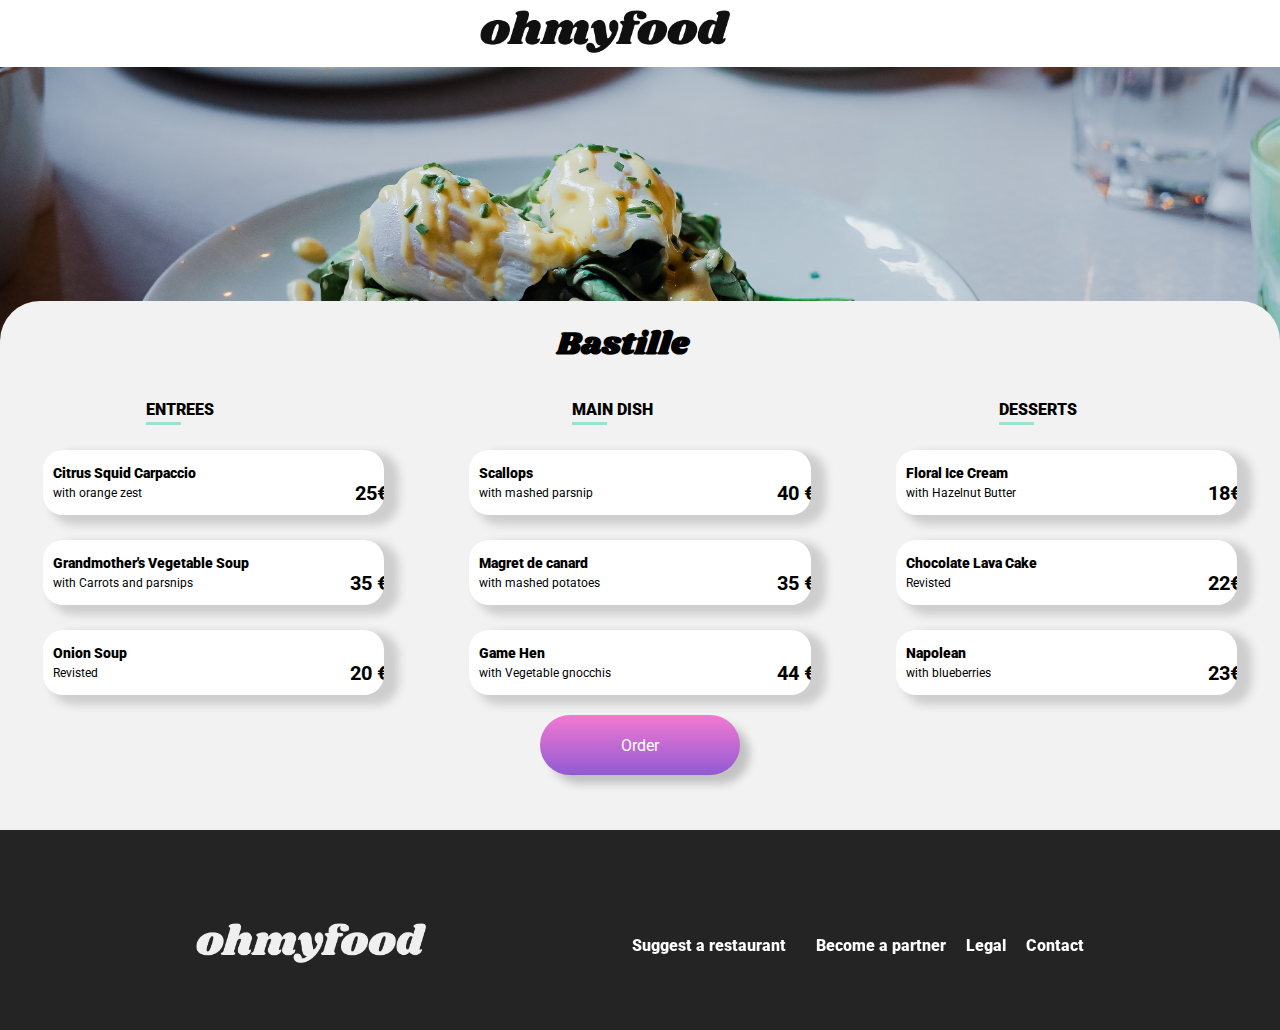
<file: bastille.html>
<!DOCTYPE html>
<html lang="en">
<head>
    <meta charset="UTF-8">
    <meta http-equiv="X-UA-Compatible" content="IE=edge">
    <meta name="viewport" content="width=device-width, initial-scale=1.0">
    <title>Document</title>
    <link rel="stylesheet" href="./css/style.css">
    <link rel="stylesheet" href="https://pro.fontawesome.com/releases/v5.10.0/css/all.css" integrity="sha384-AYmEC3Yw5cVb3ZcuHtOA93w35dYTsvhLPVnYs9eStHfGJvOvKxVfELGroGkvsg+p" crossorigin="anonymous"/>

</head>
<body>

    <nav>
        <div class="back">
            <a href="./index.html"> <i class="fas fa-arrow-left"></i> </a>
        </div>
        <div class="menu-logo">
            <img src="./ohmyfood.png" alt="">
        </div>
    </nav>

    <div class="header-img">
        <img src="./images/toa-heftiba-DQKerTsQwi0-unsplash.jpg" alt="">
    </div>

    <!-- MENU -->

    <div class="header-menu">
        <h1>Bastille <i class="fas fa-heart"></i> </h1>

        <div class="row-selection">

        <div class="selection">
            <p class="p-border">ENTREES</p>

            <div class="plate-btns">
                <button class="btn-plate">
                    <div class="food">
                        <h2>Citrus Squid Carpaccio</h2>
                        <p class="p-food">with orange zest</p>
                    </div>
                    <div class="menu-content">
                        <div class="price">
                            <p class="p-price">25€</p>
                        </div>
                        <div class="icon">
                            <i class="fas fa-check"></i>
                        </div>
                    </div>
                </button>
            </div>

            <div class="plate-btns">
                <button class="btn-plate">
                    <div class="food">
                        <h2>Grandmother's Vegetable Soup</h2>
                        <p class="p-food">with Carrots and parsnips</p>
                    </div>
                    <div class="menu-content">
                        <div class="price">
                            <p class="p-price">35 €</p>
                        </div>
                        <div class="icon">
                            <i class="fas fa-check"></i>
                        </div>
                    </div>
                </button>
            </div>

            <div class="plate-btns">
                <button class="btn-plate">
                    <div class="food">
                        <h2>Onion Soup</h2>
                        <p class="p-food">Revisted</p>
                    </div>
                    <div class="menu-content">
                        <div class="price">
                            <p class="p-price">20 €</p>
                        </div>
                        <div class="icon">
                            <i class="fas fa-check"></i>
                        </div>
                    </div>
                </button>
            </div>

        </div>

        <div class="selection">
            <p class="p-border">MAIN DISH</p>
        
            <div class="plate-btns">
                <button class="btn-plate">
                    <div class="food">
                        <h2>Scallops</h2>
                        <p class="p-food">with mashed parsnip</p>
                    </div>
                    <div class="menu-content">
                        <div class="price">
                            <p class="p-price">40 €</p>
                        </div>
                        <div class="icon">
                            <i class="fas fa-check"></i>
                        </div>
                    </div>
                </button>
            </div>

            <div class="plate-btns">
                <button class="btn-plate">
                    <div class="food">
                        <h2>Magret de canard</h2>
                        <p class="p-food">with mashed potatoes</p>
                    </div>
                    <div class="menu-content">
                        <div class="price">
                            <p class="p-price">35 €</p>
                        </div>
                        <div class="icon">
                            <i class="fas fa-check"></i>
                        </div>
                    </div>
                </button>
            </div>

            <div class="plate-btns">
                <button class="btn-plate">
                    <div class="food">
                        <h2>Game Hen</h2>
                        <p class="p-food">with Vegetable gnocchis</p>
                    </div>
                    <div class="menu-content">
                        <div class="price">
                            <p class="p-price">44 €</p>
                        </div>
                        <div class="icon">
                            <i class="fas fa-check"></i>
                        </div>
                    </div>
                </button>
            </div>
        </div>

        <div class="selection">
            <p class="p-border">DESSERTS</p>

            <div class="plate-btns">
                <button class="btn-plate">
                    <div class="food">
                        <h2>Floral Ice Cream</h2>
                        <p class="p-food">with Hazelnut Butter</p>
                    </div>
                    <div class="menu-content">
                        <div class="price">
                            <p class="p-price">18€</p>
                        </div>
                        <div class="icon">
                            <i class="fas fa-check"></i>
                        </div>
                    </div>
                </button>
            </div>

            <div class="plate-btns">
                <button class="btn-plate">
                    <div class="food">
                        <h2>Chocolate Lava Cake</h2>
                        <p class="p-food">Revisted</p>
                    </div>
                    <div class="menu-content">
                        <div class="price">
                            <p class="p-price">22€</p>
                        </div>
                        <div class="icon">
                            <i class="fas fa-check"></i>
                        </div>
                    </div>
                </button>
            </div>

            <div class="plate-btns">
                <button class="btn-plate">
                    <div class="food">
                        <h2>Napolean</h2>
                        <p class="p-food">with blueberries</p>
                    </div>
                    <div class="menu-content">
                        <div class="price">
                            <p class="p-price">23€</p>
                        </div>
                        <div class="icon">
                            <i class="fas fa-check"></i>
                        </div>
                    </div>
                </button>
            </div>
        </div>

        </div>

        <div class="order">
            <button class="btn-order">Order</button>
        </div>
    </div>

    <footer>
        <div class="footer">
            <img class="footer-logo" src="./ohmyfood.png" alt="">
        </div>

        <div class="contacts">
            <p><i class="fas fa-utensils"></i>Suggest a restaurant</p>
            <p><i class="fas fa-hands-helping"></i>Become a partner</p>
            <p>Legal</p>
            <p>Contact</p>
        </div>

    </footer>

    
</body>
</html>
</file>
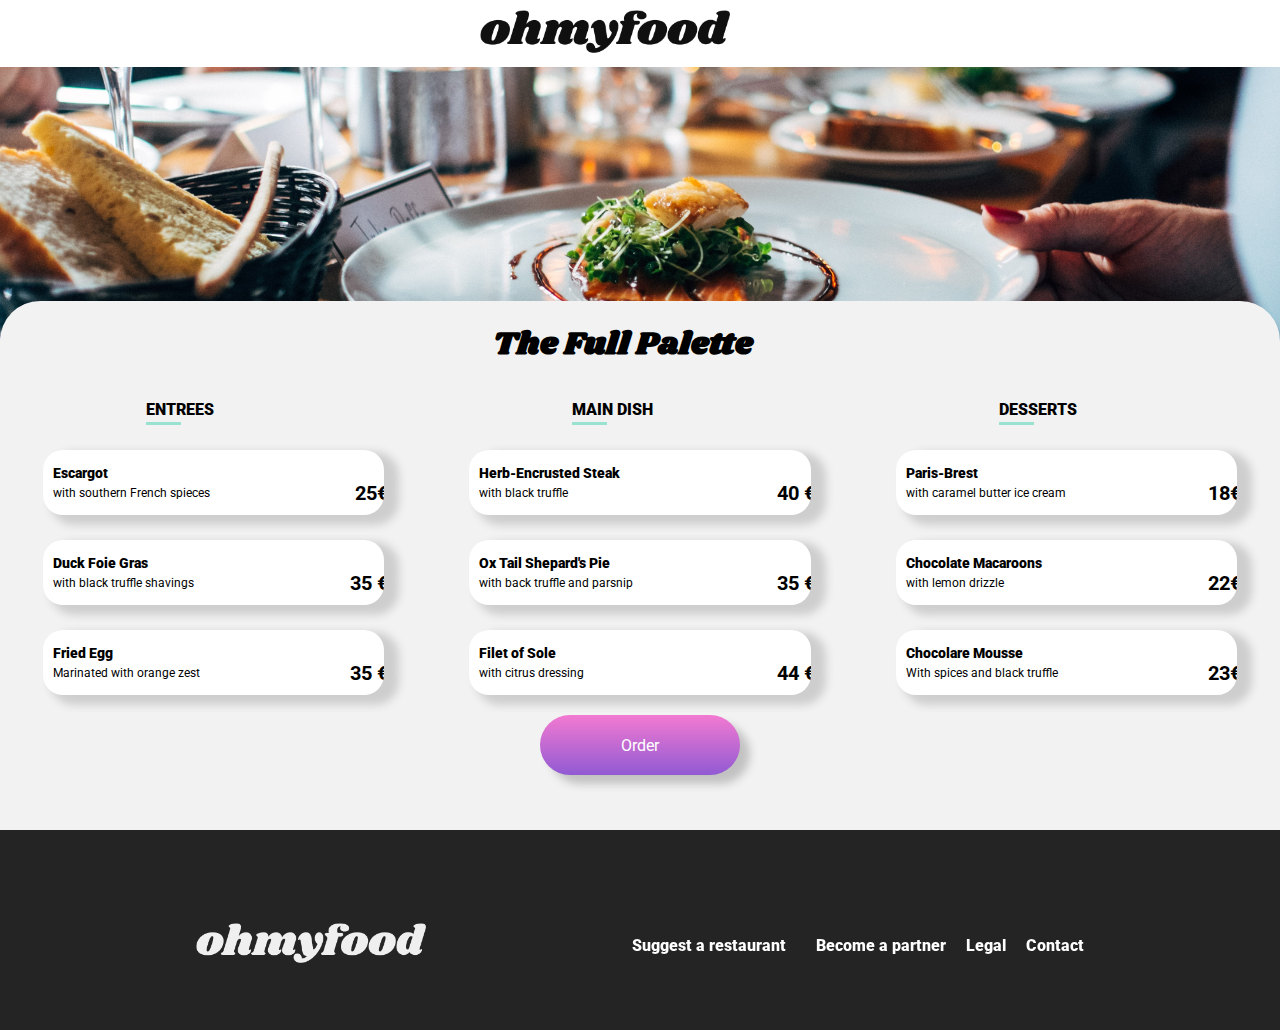
<file: laPallete.html>
<!DOCTYPE html>
<html lang="en">
<head>
    <meta charset="UTF-8">
    <meta http-equiv="X-UA-Compatible" content="IE=edge">
    <meta name="viewport" content="width=device-width, initial-scale=1.0">
    <title>Document</title>
    <link rel="stylesheet" href="./css/style.css">
    <link rel="stylesheet" href="https://pro.fontawesome.com/releases/v5.10.0/css/all.css" integrity="sha384-AYmEC3Yw5cVb3ZcuHtOA93w35dYTsvhLPVnYs9eStHfGJvOvKxVfELGroGkvsg+p" crossorigin="anonymous"/>

</head>
<body>

    <nav>
        <div class="back">
            <a href="./index.html"> <i class="fas fa-arrow-left"></i> </a>
        </div>
        <div class="menu-logo">
            <img src="./ohmyfood.png" alt="">
        </div>
    </nav>

    <div class="header-img">
        <img src="./images/jay-wennington-N_Y88TWmGwA-unsplash.jpg" alt="">
    </div>

    <!-- MENU -->

    <div class="header-menu">
        <h1>The Full Palette <i class="fas fa-heart"></i> </h1>

        <div class="row-selection">

        <div class="selection">
            <p class="p-border">ENTREES</p>

            <div class="plate-btns">
                <button class="btn-plate">
                    <div class="food">
                        <h2>Escargot</h2>
                        <p class="p-food">with southern French spieces</p>
                    </div>
                    <div class="menu-content">
                        <div class="price">
                            <p class="p-price">25€</p>
                        </div>
                        <div class="icon">
                            <i class="fas fa-check"></i>
                        </div>
                    </div>
                </button>
            </div>

            <div class="plate-btns">
                <button class="btn-plate">
                    <div class="food">
                        <h2>Duck Foie Gras</h2>
                        <p class="p-food">with black truffle shavings</p>
                    </div>
                    <div class="menu-content">
                        <div class="price">
                            <p class="p-price">35 €</p>
                        </div>
                        <div class="icon">
                            <i class="fas fa-check"></i>
                        </div>
                    </div>
                </button>
            </div>

            <div class="plate-btns">
                <button class="btn-plate">
                    <div class="food">
                        <h2>Fried Egg</h2>
                        <p class="p-food">Marinated with orange zest</p>
                    </div>
                    <div class="menu-content">
                        <div class="price">
                            <p class="p-price">35 €</p>
                        </div>
                        <div class="icon">
                            <i class="fas fa-check"></i>
                        </div>
                    </div>
                </button>
            </div>

        </div>

        <div class="selection">
            <p class="p-border">MAIN DISH</p>
        
            <div class="plate-btns">
                <button class="btn-plate">
                    <div class="food">
                        <h2>Herb-Encrusted Steak</h2>
                        <p class="p-food">with black truffle</p>
                    </div>
                    <div class="menu-content">
                        <div class="price">
                            <p class="p-price">40 €</p>
                        </div>
                        <div class="icon">
                            <i class="fas fa-check"></i>
                        </div>
                    </div>
                </button>
            </div>

            <div class="plate-btns">
                <button class="btn-plate">
                    <div class="food">
                        <h2>Ox Tail Shepard's Pie</h2>
                        <p class="p-food">with back truffle and parsnip</p>
                    </div>
                    <div class="menu-content">
                        <div class="price">
                            <p class="p-price">35 €</p>
                        </div>
                        <div class="icon">
                            <i class="fas fa-check"></i>
                        </div>
                    </div>
                </button>
            </div>

            <div class="plate-btns">
                <button class="btn-plate">
                    <div class="food">
                        <h2>Filet of Sole</h2>
                        <p class="p-food">with citrus dressing</p>
                    </div>
                    <div class="menu-content">
                        <div class="price">
                            <p class="p-price">44 €</p>
                        </div>
                        <div class="icon">
                            <i class="fas fa-check"></i>
                        </div>
                    </div>
                </button>
            </div>
        </div>

        <div class="selection">
            <p class="p-border">DESSERTS</p>

            <div class="plate-btns">
                <button class="btn-plate">
                    <div class="food">
                        <h2>Paris-Brest</h2>
                        <p class="p-food">with caramel butter ice cream</p>
                    </div>
                    <div class="menu-content">
                        <div class="price">
                            <p class="p-price">18€</p>
                        </div>
                        <div class="icon">
                            <i class="fas fa-check"></i>
                        </div>
                    </div>
                </button>
            </div>

            <div class="plate-btns">
                <button class="btn-plate">
                    <div class="food">
                        <h2>Chocolate Macaroons</h2>
                        <p class="p-food">with lemon drizzle</p>
                    </div>
                    <div class="menu-content">
                        <div class="price">
                            <p class="p-price">22€</p>
                        </div>
                        <div class="icon">
                            <i class="fas fa-check"></i>
                        </div>
                    </div>
                </button>
            </div>

            <div class="plate-btns">
                <button class="btn-plate">
                    <div class="food">
                        <h2>Chocolare Mousse</h2>
                        <p class="p-food">With spices and black truffle</p>
                    </div>
                    <div class="menu-content">
                        <div class="price">
                            <p class="p-price">23€</p>
                        </div>
                        <div class="icon">
                            <i class="fas fa-check"></i>
                        </div>
                    </div>
                </button>
            </div>
        </div>

        </div>

        <div class="order">
            <button class="btn-order">Order</button>
        </div>
    </div>

    <footer>
        <div class="footer">
            <img class="footer-logo" src="./ohmyfood.png" alt="">
        </div>

        <div class="contacts">
            <p><i class="fas fa-utensils"></i>Suggest a restaurant</p>
            <p><i class="fas fa-hands-helping"></i>Become a partner</p>
            <p>Legal</p>
            <p>Contact</p>
        </div>

    </footer>

    
</body>
</html>
</file>
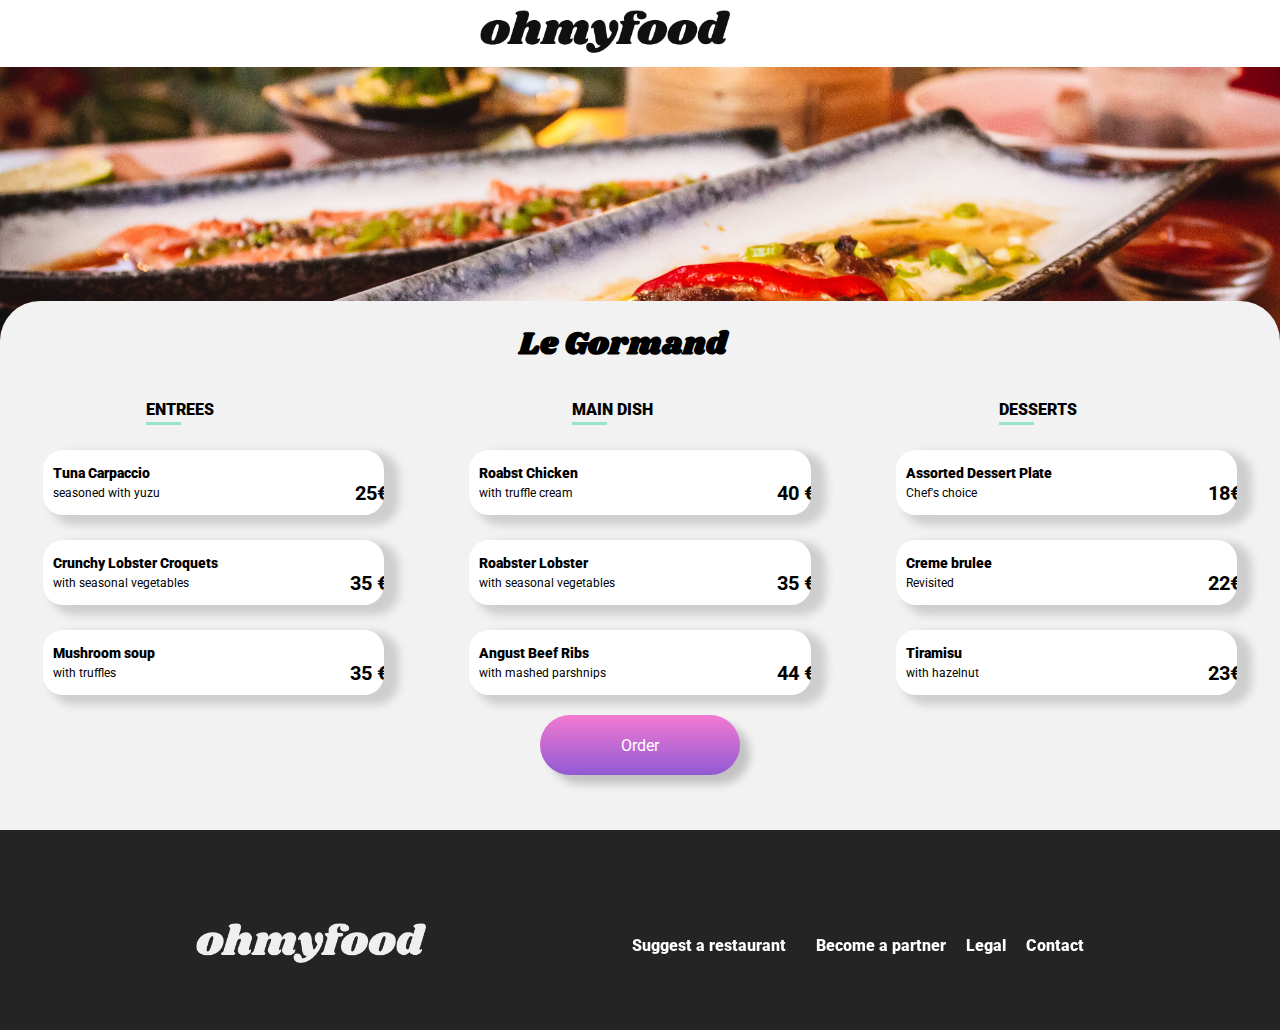
<file: LeGourmand.html>
<!DOCTYPE html>
<html lang="en">
<head>
    <meta charset="UTF-8">
    <meta http-equiv="X-UA-Compatible" content="IE=edge">
    <meta name="viewport" content="width=device-width, initial-scale=1.0">
    <title>Document</title>
    <link rel="stylesheet" href="./css/style.css">
    <link rel="stylesheet" href="https://pro.fontawesome.com/releases/v5.10.0/css/all.css" integrity="sha384-AYmEC3Yw5cVb3ZcuHtOA93w35dYTsvhLPVnYs9eStHfGJvOvKxVfELGroGkvsg+p" crossorigin="anonymous"/>

</head>
<body>

    <nav>
        <div class="back">
            <a href="./index.html"> <i class="fas fa-arrow-left"></i> </a>
        </div>
        <div class="menu-logo">
            <img src="./ohmyfood.png" alt="">
        </div>
    </nav>

    <div class="header-img">
        <img src="./images/louis-hansel-shotsoflouis-qNBGVyOCY8Q-unsplash.jpg" alt="">
    </div>

    <!-- MENU -->

    <div class="header-menu">
        <h1>Le Gormand<i class="fas fa-heart"></i> </h1>

        <div class="row-selection">

        <div class="selection">
            <p class="p-border">ENTREES</p>

            <div class="plate-btns">
                <button class="btn-plate">
                    <div class="food">
                        <h2>Tuna Carpaccio</h2>
                        <p class="p-food">seasoned with yuzu</p>
                    </div>
                    <div class="menu-content">
                        <div class="price">
                            <p class="p-price">25€</p>
                        </div>
                        <div class="icon">
                            <i class="fas fa-check"></i>
                        </div>
                    </div>
                </button>
            </div>

            <div class="plate-btns">
                <button class="btn-plate">
                    <div class="food">
                        <h2>Crunchy Lobster Croquets</h2>
                        <p class="p-food">with seasonal vegetables</p>
                    </div>
                    <div class="menu-content">
                        <div class="price">
                            <p class="p-price">35 €</p>
                        </div>
                        <div class="icon">
                            <i class="fas fa-check"></i>
                        </div>
                    </div>
                </button>
            </div>

            <div class="plate-btns">
                <button class="btn-plate">
                    <div class="food">
                        <h2>Mushroom soup</h2>
                        <p class="p-food">with truffles</p>
                    </div>
                    <div class="menu-content">
                        <div class="price">
                            <p class="p-price">35 €</p>
                        </div>
                        <div class="icon">
                            <i class="fas fa-check"></i>
                        </div>
                    </div>
                </button>
            </div>

        </div>

        <div class="selection">
            <p class="p-border">MAIN DISH</p>
        
            <div class="plate-btns">
                <button class="btn-plate">
                    <div class="food">
                        <h2>Roabst Chicken</h2>
                        <p class="p-food">with truffle cream</p>
                    </div>
                    <div class="menu-content">
                        <div class="price">
                            <p class="p-price">40 €</p>
                        </div>
                        <div class="icon">
                            <i class="fas fa-check"></i>
                        </div>
                    </div>
                </button>
            </div>

            <div class="plate-btns">
                <button class="btn-plate">
                    <div class="food">
                        <h2>Roabster Lobster</h2>
                        <p class="p-food">with seasonal vegetables</p>
                    </div>
                    <div class="menu-content">
                        <div class="price">
                            <p class="p-price">35 €</p>
                        </div>
                        <div class="icon">
                            <i class="fas fa-check"></i>
                        </div>
                    </div>
                </button>
            </div>

            <div class="plate-btns">
                <button class="btn-plate">
                    <div class="food">
                        <h2>Angust Beef Ribs</h2>
                        <p class="p-food">with mashed parshnips</p>
                    </div>
                    <div class="menu-content">
                        <div class="price">
                            <p class="p-price">44 €</p>
                        </div>
                        <div class="icon">
                            <i class="fas fa-check"></i>
                        </div>
                    </div>
                </button>
            </div>
        </div>

        <div class="selection">
            <p class="p-border">DESSERTS</p>

            <div class="plate-btns">
                <button class="btn-plate">
                    <div class="food">
                        <h2>Assorted Dessert Plate</h2>
                        <p class="p-food">Chef's choice</p>
                    </div>
                    <div class="menu-content">
                        <div class="price">
                            <p class="p-price">18€</p>
                        </div>
                        <div class="icon">
                            <i class="fas fa-check"></i>
                        </div>
                    </div>
                </button>
            </div>

            <div class="plate-btns">
                <button class="btn-plate">
                    <div class="food">
                        <h2>Creme brulee</h2>
                        <p class="p-food">Revisited</p>
                    </div>
                    <div class="menu-content">
                        <div class="price">
                            <p class="p-price">22€</p>
                        </div>
                        <div class="icon">
                            <i class="fas fa-check"></i>
                        </div>
                    </div>
                </button>
            </div>

            <div class="plate-btns">
                <button class="btn-plate">
                    <div class="food">
                        <h2>Tiramisu</h2>
                        <p class="p-food">with hazelnut</p>
                    </div>
                    <div class="menu-content">
                        <div class="price">
                            <p class="p-price">23€</p>
                        </div>
                        <div class="icon">
                            <i class="fas fa-check"></i>
                        </div>
                    </div>
                </button>
            </div>
        </div>

        </div>

        <div class="order">
            <button class="btn-order">Order</button>
        </div>
    </div>

    <footer>
        <div class="footer">
            <img class="footer-logo" src="./ohmyfood.png" alt="">
        </div>

        <div class="contacts">
            <p><i class="fas fa-utensils"></i>Suggest a restaurant</p>
            <p><i class="fas fa-hands-helping"></i>Become a partner</p>
            <p>Legal</p>
            <p>Contact</p>
        </div>

    </footer>

    
</body>
</html>
</file>
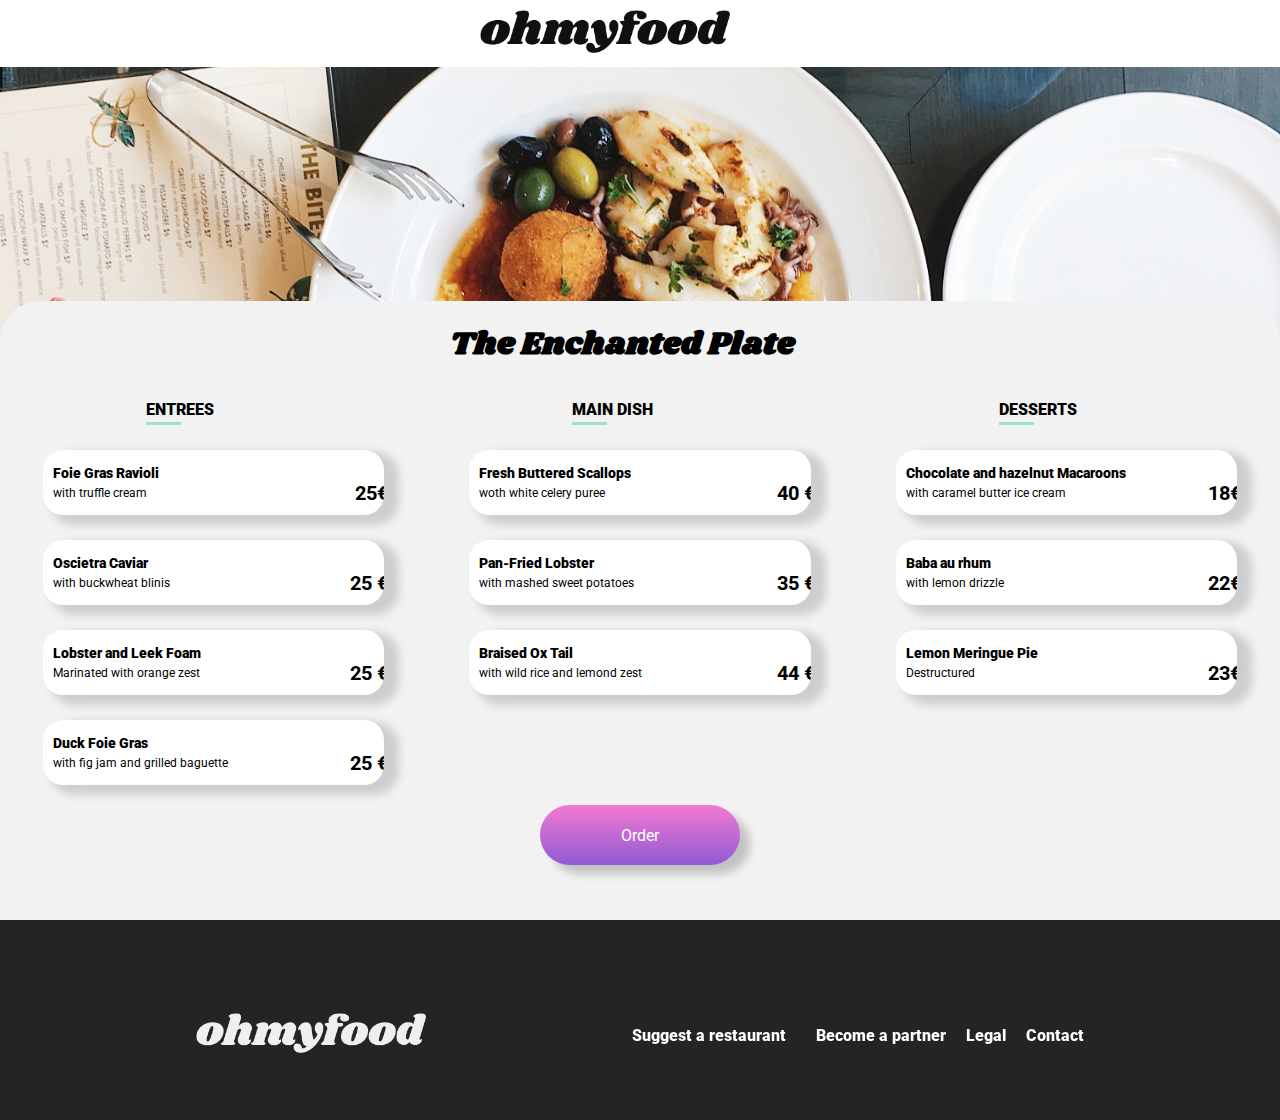
<file: theEnchanted.html>
<!DOCTYPE html>
<html lang="en">
<head>
    <meta charset="UTF-8">
    <meta http-equiv="X-UA-Compatible" content="IE=edge">
    <meta name="viewport" content="width=device-width, initial-scale=1.0">
    <title>Document</title>
    <link rel="stylesheet" href="./css/style.css">
    <link rel="stylesheet" href="https://pro.fontawesome.com/releases/v5.10.0/css/all.css" integrity="sha384-AYmEC3Yw5cVb3ZcuHtOA93w35dYTsvhLPVnYs9eStHfGJvOvKxVfELGroGkvsg+p" crossorigin="anonymous"/>

</head>
<body>

    <nav>
        <div class="back">
            <a href="./index.html"> <i class="fas fa-arrow-left"></i> </a>
        </div>
        <div class="menu-logo">
            <img src="./ohmyfood.png" alt="">
        </div>
    </nav>

    <div class="header-img">
        <img src="./images/stil-u2Lp8tXIcjw-unsplash.jpg" alt="">
    </div>

    <!-- ENTREES -->

    <div class="header-menu">
        <h1>The Enchanted Plate <i class="fas fa-heart"></i> </h1>

        <div class="row-selection">

        <div class="selection">
            <p class="p-border">ENTREES</p>

            <div class="plate-btns">
                <button class="btn-plate">
                    <div class="food">
                        <h2>Foie Gras Ravioli</h2>
                        <p class="p-food">with truffle cream</p>
                    </div>
                    <div class="menu-content">
                        <div class="price">
                            <p class="p-price">25€</p>
                        </div>
                        <div class="icon">
                            <i class="fas fa-check"></i>
                        </div>
                    </div>
                </button>
            </div>

            <div class="plate-btns">
                <button class="btn-plate">
                    <div class="food">
                        <h2>Oscietra Caviar</h2>
                        <p class="p-food">with buckwheat blinis</p>
                    </div>
                    <div class="menu-content">
                        <div class="price">
                            <p class="p-price">25 €</p>
                        </div>
                        <div class="icon">
                            <i class="fas fa-check"></i>
                        </div>
                    </div>
                </button>
            </div>

            <div class="plate-btns">
                <button class="btn-plate">
                    <div class="food">
                        <h2>Lobster and Leek Foam</h2>
                        <p class="p-food">Marinated with orange zest</p>
                    </div>
                    <div class="menu-content">
                        <div class="price">
                            <p class="p-price">25 €</p>
                        </div>
                        <div class="icon">
                            <i class="fas fa-check"></i>
                        </div>
                    </div>
                </button>
            </div>

            <div class="plate-btns">
                <button class="btn-plate">
                    <div class="food">
                        <h2>Duck Foie Gras</h2>
                        <p class="p-food">with fig jam and grilled baguette</p>
                    </div>
                    <div class="menu-content">
                        <div class="price">
                            <p class="p-price">25 €</p>
                        </div>
                        <div class="icon">
                            <i class="fas fa-check"></i>
                        </div>
                    </div>
                </button>
            </div>
        </div>

        <div class="selection">
            <p class="p-border">MAIN DISH</p>
        
            <div class="plate-btns">
                <button class="btn-plate">
                    <div class="food">
                        <h2>Fresh Buttered Scallops</h2>
                        <p class="p-food">woth white celery puree</p>
                    </div>
                    <div class="menu-content">
                        <div class="price">
                            <p class="p-price">40 €</p>
                        </div>
                        <div class="icon">
                            <i class="fas fa-check"></i>
                        </div>
                    </div>
                </button>
            </div>

            <div class="plate-btns">
                <button class="btn-plate">
                    <div class="food">
                        <h2>Pan-Fried Lobster</h2>
                        <p class="p-food">with mashed sweet potatoes</p>
                    </div>
                    <div class="menu-content">
                        <div class="price">
                            <p class="p-price">35 €</p>
                        </div>
                        <div class="icon">
                            <i class="fas fa-check"></i>
                        </div>
                    </div>
                </button>
            </div>

            <div class="plate-btns">
                <button class="btn-plate">
                    <div class="food">
                        <h2>Braised Ox Tail</h2>
                        <p class="p-food">with wild rice and lemond zest</p>
                    </div>
                    <div class="menu-content">
                        <div class="price">
                            <p class="p-price">44 €</p>
                        </div>
                        <div class="icon">
                            <i class="fas fa-check"></i>
                        </div>
                    </div>
                </button>
            </div>
        </div>

        <div class="selection">
            <p class="p-border">DESSERTS</p>

            <div class="plate-btns">
                <button class="btn-plate">
                    <div class="food">
                        <h2>Chocolate and hazelnut Macaroons</h2>
                        <p class="p-food">with caramel butter ice cream</p>
                    </div>
                    <div class="menu-content">
                        <div class="price">
                            <p class="p-price">18€</p>
                        </div>
                        <div class="icon">
                            <i class="fas fa-check"></i>
                        </div>
                    </div>
                </button>
            </div>

            <div class="plate-btns">
                <button class="btn-plate">
                    <div class="food">
                        <h2>Baba au rhum</h2>
                        <p class="p-food">with lemon drizzle</p>
                    </div>
                    <div class="menu-content">
                        <div class="price">
                            <p class="p-price">22€</p>
                        </div>
                        <div class="icon">
                            <i class="fas fa-check"></i>
                        </div>
                    </div>
                </button>
            </div>

            <div class="plate-btns">
                <button class="btn-plate">
                    <div class="food">
                        <h2>Lemon Meringue Pie</h2>
                        <p class="p-food">Destructured</p>
                    </div>
                    <div class="menu-content">
                        <div class="price">
                            <p class="p-price">23€</p>
                        </div>
                        <div class="icon">
                            <i class="fas fa-check"></i>
                        </div>
                    </div>
                </button>
            </div>
        </div>

        </div>

        <div class="order">
            <button class="btn-order">Order</button>
        </div>
    </div>

    <footer>
        <div class="footer">
            <img class="footer-logo" src="./ohmyfood.png" alt="">
        </div>

        <div class="contacts">
            <p><i class="fas fa-utensils"></i>Suggest a restaurant</p>
            <p><i class="fas fa-hands-helping"></i>Become a partner</p>
            <p>Legal</p>
            <p>Contact</p>
        </div>

    </footer>

    
</body>
</html>
</file>
<file: css/style.css>
@import url("https://fonts.googleapis.com/css2?family=Shrikhand&display=swap");
@import url("https://fonts.googleapis.com/css2?family=Roboto&display=swap");
* {
  box-sizing: border-box;
  padding: 0;
  margin: 0;
  color: inherit;
  font-family: "Roboto", sans-serif;
}

@media all and (max-width: 768px) {
  .lds-dual-ring {
    display: flex;
    flex-direction: column;
    align-items: center;
    top: 50%;
    left: 40%;
    width: 100px;
    height: 100px;
    position: fixed;
  }
  .lds-dual-ring:after {
    content: " ";
    display: block;
    width: 64px;
    height: 64px;
    margin: 8px;
    border-radius: 50%;
    border: 6px solid indigo;
    border-color: indigo transparent indigo transparent;
    animation: lds-dual-ring 3s ease-in-out;
    opacity: 0;
  }

  .wrapper {
    opacity: 0;
    animation: wrapper 0.5s forwards 3s;
  }

  .logo {
    display: flex;
    justify-content: center;
    padding: 15px;
  }
  .logo img {
    width: 150px;
  }

  address {
    background: #cecece;
    border-top: 2px solid grey;
    display: flex;
    justify-content: center;
    padding: 10px;
  }
  address i {
    margin-right: 20px;
  }

  header {
    width: 100%;
    display: flex;
    flex-direction: column;
    justify-content: center;
    align-items: center;
    text-align: center;
    padding: 20px;
    background: #f2f2f2;
  }
  header h2, header .p-header {
    padding: 20px;
  }
  header .btn-header {
    padding: 15px;
    border-radius: 20px;
    border: none;
    background: grey linear-gradient(0deg, rgba(147, 86, 220, 0.9), rgba(255, 121, 218, 0.9));
    color: #fff;
    box-shadow: 5px 6px 8px 5px #cecece;
    transition: transform 1s;
  }
  header .btn-header:hover {
    background-color: #fff;
    transform: scale(1.2);
  }

  section {
    width: 100%;
    display: flex;
    flex-direction: column;
    align-items: start;
    padding: 20px 0 0 0;
  }
  section .row {
    width: 100%;
  }
  section .steps {
    width: 100%;
    display: flex;
    flex-direction: column;
    align-items: start;
    gap: 20px;
    padding: 20px;
  }
  section .steps .step {
    width: 100%;
    padding-top: 20px;
    padding-bottom: 20px;
    margin-bottom: 20px;
    transition: transform 0.5s;
  }
  section .steps .step:hover {
    transform: scale(1.03);
  }
  section .steps .step i {
    font-size: 1.4rem;
    padding: 0 10px 0 10px;
  }
  section .steps .step span {
    display: inline-block;
    position: relative;
    text-align: center;
    width: 25px;
    height: 25px;
    border-radius: 50%;
    padding: 4px;
    background: #9356DC;
    color: #fff;
  }
  section .steps .step button {
    width: 100%;
    padding: 20px;
    border-radius: 20px;
    border: none;
    margin: -20px;
    text-align: start;
    font-size: 15px;
    box-shadow: 4px 6px 8px 0px #c2c2c2;
  }

  main {
    width: 100%;
    display: flex;
    flex-direction: column;
    padding: 20px;
    margin-top: 40px;
    background: #f2f2f2;
  }
  main h1 {
    padding-top: 30px;
  }
  main .cards {
    width: 100%;
    padding-top: 25px;
    display: flex;
    flex-direction: column;
    gap: 25px;
  }
  main .card {
    width: 100%;
    display: flex;
    flex-direction: column;
    box-shadow: 8px 10px 6px 0px #cecece;
    border-radius: 30px;
    transition: transform 500ms;
  }
  main .card:hover {
    transform: scale(1.05);
  }
  main .card a {
    margin-bottom: -3px;
  }
  main .card .new {
    position: absolute;
    border-radius: 4px;
    padding: 10px;
    width: 20%;
    margin: 20px;
    right: 20px;
    text-align: center;
    background: #78de78;
    color: #2a6e37;
  }
  main .card img {
    width: 100%;
    height: 200px;
    border-top-left-radius: 30px;
    border-top-right-radius: 30px;
    object-fit: cover;
  }
  main .card .description {
    background: #fff;
    border-bottom-left-radius: 30px;
    border-bottom-right-radius: 30px;
    display: flex;
    justify-content: space-between;
    padding: 20px;
  }
  main .card .description p {
    padding-top: 5px;
  }
  main .card .description i {
    font-size: 1.8rem;
    padding-top: 5px;
    transition: transform 0.1s;
  }
  main .card .description i:hover {
    transform: scale(1.3);
    color: rgba(147, 86, 220, 0.9);
  }
  main .card:hover {
    transform: scale(1.05);
  }

  footer {
    display: flex;
    flex-direction: column;
    padding: 20px;
    background: #242424;
  }
  footer .footer-logo {
    width: 130px;
    padding-bottom: 10px;
    filter: invert(100%);
  }
  footer .contacts p {
    padding-bottom: 10px;
    filter: invert(100%);
    font-weight: 900;
  }
  footer .contacts i {
    padding-right: 10px;
  }

  nav {
    display: flex;
    flex-direction: row;
    justify-content: space-evenly;
    align-items: center;
  }
  nav .back {
    font-size: 1.3rem;
  }
  nav .menu-logo {
    padding: 10px;
  }
  nav .menu-logo img {
    width: 150px;
  }

  .header-img {
    width: 100%;
  }
  .header-img img {
    width: 100%;
    height: 300px;
    object-fit: cover;
  }

  .header-menu {
    background: #f2f2f2;
    border-top-left-radius: 40px;
    border-top-right-radius: 40px;
    margin-top: -70px;
    position: relative;
  }
  .header-menu h1 {
    padding-top: 20px;
    padding-left: 10px;
    padding-right: 20px;
    text-align: center;
    font-family: "Shrikhand", cursive;
    display: flex;
    flex-direction: row;
    justify-content: space-evenly;
  }
  .header-menu h1 .fas {
    transition: transform 0.5s;
  }
  .header-menu h1 .fas.fas:hover {
    transform: scale(1.4);
    color: #9356DC;
  }
  .header-menu .selection {
    display: flex;
    flex-direction: column;
    padding: 40px;
  }
  .header-menu .selection .p-border {
    border-bottom: 3px solid #99E2D0;
    width: 35px;
    height: 25px;
    font-weight: 900;
    white-space: nowrap;
  }
  .header-menu .selection .plate-btns {
    padding-top: 25px;
    height: 90px;
    display: flex;
    animation: plate-btns 0.6s;
    animation-timing-function: cubic-bezier(0, 1.22, 1, 1.18);
  }
  .header-menu .selection .plate-btns.plate-btns:hover .icon i {
    transform: rotate(360deg);
  }
  .header-menu .selection .plate-btns.plate-btns:hover .menu-content {
    transform: translateX(-230%);
  }
  .header-menu .selection .plate-btns.plate-btns:hover .food > p {
    width: 90px;
    overflow: hidden;
    white-space: nowrap;
    text-overflow: ellipsis;
  }
  .header-menu .selection .plate-btns .btn-plate {
    overflow: hidden;
    display: flex;
    justify-content: space-between;
    width: 100%;
    text-align: start;
    align-items: center;
    padding: 10px;
    border-radius: 20px;
    border: none;
    background: #fff;
    box-shadow: 11px 6px 9px 4px #cecece;
  }
  .header-menu .selection .plate-btns .btn-plate h2 {
    font-weight: 900;
    font-size: 14px;
  }
  .header-menu .selection .plate-btns .btn-plate .p-food {
    padding-top: 5px;
    font-size: 12px;
  }
  .header-menu .selection .plate-btns .btn-plate .price {
    font-size: 20px;
    font-weight: bold;
    padding-top: 20px;
    display: inline-block;
  }
  .header-menu .selection .plate-btns .btn-plate .menu-content {
    display: flex;
    align-items: center;
    gap: 10px;
    transition: 0.5s ease-in;
  }
  .header-menu .selection .plate-btns .btn-plate .menu-content .icon {
    display: flex;
    font-size: 15px;
    color: #99E2D0;
    background: #99E2D0;
    margin-right: -100px;
    padding: 2rem 2rem;
  }
  .header-menu .selection .plate-btns .btn-plate .menu-content .icon i {
    border-radius: 50%;
    background: #fff;
    padding: 6px;
    transition: 0.5s;
  }

  .order {
    display: flex;
    justify-content: center;
    padding: 20px 0 55px 0;
  }
  .order .btn-order {
    width: 200px;
    height: 60px;
    border-radius: 50px;
    border: none;
    background: grey linear-gradient(0deg, rgba(147, 86, 220, 0.9), rgba(255, 121, 218, 0.9));
    color: #fff;
    font-size: 16px;
    box-shadow: 10px 9px 8px 0 #c2c2c2;
  }
}
@media (min-width: 769px) and (max-width: 1024px) {
  .lds-dual-ring {
    display: flex;
    flex-direction: column;
    align-items: center;
    top: 45%;
    left: 45%;
    width: 100px;
    height: 100px;
    position: fixed;
  }
  .lds-dual-ring:after {
    content: " ";
    display: block;
    width: 64px;
    height: 64px;
    margin: 8px;
    border-radius: 50%;
    border: 6px solid indigo;
    border-color: indigo transparent indigo transparent;
    animation: lds-dual-ring 3s ease-in-out;
    opacity: 0;
  }

  .wrapper {
    opacity: 0;
    animation: wrapper 0.5s forwards 3s;
  }

  .logo {
    display: flex;
    justify-content: center;
    align-items: center;
    padding-top: 10px;
  }
  .logo img {
    width: 250px;
  }

  address {
    display: flex;
    justify-content: center;
    margin-top: 10px;
    padding: 10px;
    background: #cecece;
    border-top: 4px solid grey;
  }
  address i {
    margin-right: 10px;
  }

  header {
    width: 100%;
    display: flex;
    flex-direction: column;
    justify-content: center;
    align-items: center;
    text-align: center;
    padding: 20px;
    gap: 10px;
    background: #f2f2f2;
  }
  header h2 {
    font-size: 35px;
  }
  header .p-header {
    font-size: 18px;
  }
  header .btn-header {
    font-size: 15px;
    font-weight: bold;
    width: 250px;
    height: 50px;
    margin-top: 20px;
    padding: 15px;
    border-radius: 20px;
    border: none;
    background: grey linear-gradient(0deg, rgba(147, 86, 220, 0.9), rgba(255, 121, 218, 0.9));
    color: #fff;
    box-shadow: 5px 6px 8px 5px #cecece;
    transition: transform 1s;
  }
  header .btn-header:hover {
    background-color: #fff;
    transform: scale(1.2);
  }

  section {
    width: 100%;
    display: flex;
    flex-direction: column;
    align-items: start;
    padding: 20px 0 0 0;
  }
  section .row {
    width: 100%;
  }
  section .steps {
    width: 100%;
    display: flex;
    flex-direction: column;
    align-items: start;
    gap: 20px;
    padding: 20px;
  }
  section .steps .step {
    width: 100%;
    padding-top: 20px;
    padding-bottom: 20px;
    margin-bottom: 20px;
    transition: transform 0.5s;
  }
  section .steps .step:hover {
    transform: scale(1.03);
  }
  section .steps .step i {
    font-size: 1.4rem;
    padding: 0 10px 0 10px;
  }
  section .steps .step span {
    display: inline-block;
    position: relative;
    text-align: center;
    width: 25px;
    height: 25px;
    border-radius: 50%;
    padding: 4px;
    background: #9356DC;
    color: #fff;
  }
  section .steps .step button {
    width: 100%;
    padding: 20px;
    border-radius: 20px;
    border: none;
    margin: -20px;
    text-align: start;
    font-size: 15px;
    box-shadow: 4px 6px 8px 0px #c2c2c2;
  }

  main {
    padding-top: 70px;
    display: flex;
    flex-direction: column;
    justify-content: center;
    align-items: center;
  }
  main .cards {
    display: grid;
    grid-template-columns: repeat(2, 2fr);
    justify-content: center;
    align-items: center;
    grid-gap: 20px;
    width: 90%;
    padding-top: 50px;
  }
  main .cards .new {
    position: absolute;
    background: #78de78;
    color: #2a6e37;
    margin: 20px -100px;
    width: 80px;
    padding: 7px;
    text-align: center;
  }
  main .cards .card {
    width: 100%;
    box-shadow: 8px 10px 6px 0px #cecece;
    border-radius: 30px;
    transition: transform 500ms;
  }
  main .cards .card:hover {
    transform: scale(1.05);
  }
  main .cards .card img {
    width: 100%;
    height: 200px;
    border-top-left-radius: 30px;
    border-top-right-radius: 30px;
    object-fit: cover;
  }
  main .cards .card .description {
    background: #fff;
    border-bottom-left-radius: 30px;
    border-bottom-right-radius: 30px;
    display: flex;
    justify-content: space-between;
    padding: 10px 0 10px 15px;
  }
  main .cards .card .description i {
    font-size: 1.8rem;
    padding: 5px 10px 15px 0;
    transition: transform 0.1s;
  }
  main .cards .card .description i:hover {
    transform: scale(1.3);
    color: rgba(147, 86, 220, 0.9);
  }

  footer {
    height: 200px;
    margin-top: 50px;
    padding-top: 40px;
    background: #242424;
    display: flex;
    flex-direction: row;
    justify-content: space-evenly;
    align-items: center;
  }
  footer .footer-logo {
    width: 230px;
    padding-bottom: 10px;
    filter: invert(100%);
  }
  footer .contacts {
    display: flex;
    flex-direction: row;
    gap: 20px;
  }
  footer .contacts p {
    padding-bottom: 10px;
    filter: invert(100%);
    font-weight: 900;
  }
  footer .contacts i {
    padding-right: 10px;
  }

  nav {
    display: flex;
    flex-direction: row;
    justify-content: space-evenly;
    align-items: center;
  }
  nav .back {
    font-size: 1.5rem;
  }
  nav .menu-logo {
    padding: 10px;
  }
  nav .menu-logo img {
    width: 250px;
  }

  .header-img {
    width: 100%;
  }
  .header-img img {
    width: 100%;
    height: 300px;
    object-fit: cover;
  }

  .header-menu {
    background: #f2f2f2;
    border-top-left-radius: 40px;
    border-top-right-radius: 40px;
    margin-top: -70px;
    position: relative;
  }
  .header-menu h1 {
    padding-top: 20px;
    padding-left: 10px;
    padding-right: 20px;
    text-align: center;
    font-family: "Shrikhand", cursive;
    display: flex;
    flex-direction: row;
    justify-content: space-evenly;
  }
  .header-menu h1 .fas {
    transition: transform 0.5s;
  }
  .header-menu h1 .fas.fas:hover {
    transform: scale(1.4);
    color: #9356DC;
  }
  .header-menu .selection {
    display: flex;
    flex-direction: column;
    padding: 40px;
  }
  .header-menu .selection .p-border {
    border-bottom: 3px solid #99E2D0;
    width: 35px;
    height: 25px;
    font-weight: 900;
    white-space: nowrap;
  }
  .header-menu .selection .plate-btns {
    padding-top: 25px;
    height: 80px;
    display: flex;
    animation: plate-btns 0.6s;
    animation-timing-function: cubic-bezier(0, 1.22, 1, 1.18);
  }
  .header-menu .selection .plate-btns.plate-btns:hover .icon i {
    transform: rotate(360deg);
  }
  .header-menu .selection .plate-btns.plate-btns:hover .menu-content {
    transform: translateX(-230%);
  }
  .header-menu .selection .plate-btns.plate-btns:hover .food > p {
    width: 90px;
    overflow: hidden;
    white-space: nowrap;
    text-overflow: ellipsis;
  }
  .header-menu .selection .plate-btns .btn-plate {
    overflow: hidden;
    display: flex;
    justify-content: space-between;
    width: 100%;
    text-align: start;
    align-items: center;
    padding: 10px;
    border-radius: 20px;
    border: none;
    background: #fff;
    box-shadow: 11px 6px 9px 4px #cecece;
  }
  .header-menu .selection .plate-btns .btn-plate h2 {
    font-weight: 900;
    font-size: 14px;
  }
  .header-menu .selection .plate-btns .btn-plate .p-food {
    padding-top: 5px;
    font-size: 12px;
  }
  .header-menu .selection .plate-btns .btn-plate .price {
    font-size: 20px;
    font-weight: bold;
    padding-top: 20px;
    display: inline-block;
  }
  .header-menu .selection .plate-btns .btn-plate .menu-content {
    display: flex;
    align-items: center;
    gap: 10px;
    transition: 0.5s ease-in;
  }
  .header-menu .selection .plate-btns .btn-plate .menu-content .icon {
    display: flex;
    font-size: 15px;
    color: #99E2D0;
    background: #99E2D0;
    margin-right: -100px;
    padding: 2rem 2rem;
  }
  .header-menu .selection .plate-btns .btn-plate .menu-content .icon i {
    border-radius: 50%;
    background: #fff;
    padding: 6px;
    transition: 0.5s;
  }

  .order {
    display: flex;
    justify-content: center;
    padding: 20px 0 55px 0;
  }
  .order .btn-order {
    width: 200px;
    height: 60px;
    border-radius: 50px;
    border: none;
    background: grey linear-gradient(0deg, rgba(147, 86, 220, 0.9), rgba(255, 121, 218, 0.9));
    color: #fff;
    font-size: 16px;
    box-shadow: 10px 9px 8px 0 #c2c2c2;
  }

  footer {
    margin: 0;
  }
}
@media screen and (min-width: 1024px) {
  .lds-dual-ring {
    display: flex;
    flex-direction: column;
    align-items: center;
    top: 45%;
    left: 45%;
    width: 100px;
    height: 100px;
    position: fixed;
  }
  .lds-dual-ring:after {
    content: " ";
    display: block;
    width: 64px;
    height: 64px;
    margin: 8px;
    border-radius: 50%;
    border: 6px solid indigo;
    border-color: indigo transparent indigo transparent;
    animation: lds-dual-ring 3s ease-in-out;
    opacity: 0;
  }

  .wrapper {
    opacity: 0;
    animation: wrapper 0.5s forwards 3s;
  }

  .logo {
    display: flex;
    justify-content: center;
    align-items: center;
    padding-top: 10px;
  }
  .logo img {
    width: 250px;
  }

  address {
    display: flex;
    justify-content: center;
    margin-top: 10px;
    padding: 10px;
    background: #cecece;
    border-top: 4px solid grey;
  }
  address i {
    margin-right: 10px;
  }

  header {
    width: 100%;
    display: flex;
    flex-direction: column;
    justify-content: center;
    align-items: center;
    text-align: center;
    padding: 20px;
    gap: 10px;
    background: #f2f2f2;
  }
  header h2 {
    font-size: 35px;
  }
  header .p-header {
    font-size: 18px;
  }
  header .btn-header {
    font-size: 15px;
    font-weight: bold;
    width: 250px;
    height: 50px;
    margin-top: 20px;
    padding: 15px;
    border-radius: 20px;
    border: none;
    background: grey linear-gradient(0deg, rgba(147, 86, 220, 0.9), rgba(255, 121, 218, 0.9));
    color: #fff;
    box-shadow: 5px 6px 8px 5px #cecece;
    transition: transform 1s;
  }
  header .btn-header:hover {
    background-color: #fff;
    transform: scale(1.2);
  }

  .steps {
    display: flex;
    flex-direction: column;
    justify-content: center;
    align-items: center;
    padding-top: 20px;
  }
  .steps .row {
    width: 100%;
    display: flex;
    justify-content: space-evenly;
    padding-top: 40px;
  }
  .steps .row .step {
    width: 300px;
    transition: transform 0.5s;
  }
  .steps .row .step:hover {
    transform: scale(1.3);
  }
  .steps .row .step span {
    display: inline-block;
    position: relative;
    text-align: center;
    width: 30px;
    height: 35px;
    border-radius: 50%;
    padding: 8px;
    background: #9356DC;
    color: #fff;
  }
  .steps .row .step button {
    width: 100%;
    padding: 20px;
    border-radius: 20px;
    border: none;
    margin: -20px;
    text-align: start;
    font-size: 15px;
    box-shadow: 4px 6px 8px 0px #c2c2c2;
  }
  .steps .row .step button i {
    font-size: 20px;
    padding-left: 15px;
    padding-right: 15px;
  }

  main {
    padding-top: 70px;
    display: flex;
    flex-direction: column;
    justify-content: center;
    align-items: center;
  }
  main .cards {
    width: 100%;
    display: grid;
    grid-template-columns: repeat(2, 2fr);
    justify-content: center;
    align-items: center;
    gap: 30px;
    padding: 50px;
  }
  main .cards .new {
    position: absolute;
    background: #78de78;
    color: #2a6e37;
    margin: 20px -100px;
    width: 80px;
    padding: 7px;
    text-align: center;
  }
  main .cards .card {
    box-shadow: 8px 10px 6px 0px #cecece;
    border-radius: 30px;
    transition: transform 500ms;
  }
  main .cards .card:hover {
    transform: scale(1.05);
  }
  main .cards .card img {
    width: 100%;
    height: 200px;
    border-top-left-radius: 30px;
    border-top-right-radius: 30px;
    object-fit: cover;
  }
  main .cards .card .description {
    background: #fff;
    border-bottom-left-radius: 30px;
    border-bottom-right-radius: 30px;
    display: flex;
    justify-content: space-between;
    padding: 10px 0 10px 15px;
  }
  main .cards .card .description i {
    font-size: 1.8rem;
    padding: 5px 10px 15px 0;
    transition: transform 0.1s;
  }
  main .cards .card .description i:hover {
    transform: scale(1.3);
    color: rgba(147, 86, 220, 0.9);
  }

  footer {
    height: 200px;
    margin-top: 50px;
    padding-top: 40px;
    background: #242424;
    display: flex;
    flex-direction: row;
    justify-content: space-evenly;
    align-items: center;
  }
  footer .footer-logo {
    width: 230px;
    padding-bottom: 10px;
    filter: invert(100%);
  }
  footer .contacts {
    display: flex;
    flex-direction: row;
    gap: 20px;
  }
  footer .contacts p {
    padding-bottom: 10px;
    filter: invert(100%);
    font-weight: 900;
  }
  footer .contacts i {
    padding-right: 10px;
  }

  nav {
    width: 70%;
    display: flex;
    flex-direction: row;
    justify-content: space-around;
    align-items: center;
  }
  nav .back {
    font-size: 1.5rem;
  }
  nav .menu-logo {
    padding: 10px;
  }
  nav .menu-logo img {
    width: 250px;
  }

  .header-img {
    width: 100%;
  }
  .header-img img {
    width: 100%;
    height: 300px;
    object-fit: cover;
  }

  .header-menu {
    background: #f2f2f2;
    border-top-left-radius: 40px;
    border-top-right-radius: 40px;
    margin-top: -70px;
    position: relative;
  }
  .header-menu h1 {
    padding-top: 20px;
    padding-left: 10px;
    padding-right: 20px;
    text-align: center;
    font-family: "Shrikhand", cursive;
    display: flex;
    flex-direction: row;
    justify-content: center;
  }
  .header-menu h1 .fas {
    padding-left: 25px;
    transition: transform 0.5s;
  }
  .header-menu h1 .fas.fas:hover {
    transform: scale(1.4);
    color: #9356DC;
  }
  .header-menu .row-selection {
    display: grid;
    grid-template-columns: repeat(3, 1fr);
    padding-top: 2rem;
  }
  .header-menu .row-selection .selection {
    display: flex;
    flex-direction: column;
    align-items: center;
  }
  .header-menu .row-selection .p-border {
    margin-left: -100px;
    border-bottom: 3px solid #99E2D0;
    width: 35px;
    height: 25px;
    font-weight: 900;
    white-space: nowrap;
  }
  .header-menu .row-selection .plate-btns {
    padding-top: 25px;
    height: 90px;
    width: 100%;
    display: flex;
    justify-content: center;
    animation: plate-btns 0.6s;
    animation-timing-function: cubic-bezier(0, 1.22, 1, 1.18);
  }
  .header-menu .row-selection .plate-btns.plate-btns:hover .icon i {
    transform: rotate(360deg);
  }
  .header-menu .row-selection .plate-btns.plate-btns:hover .menu-content {
    transform: translateX(-230%);
  }
  .header-menu .row-selection .plate-btns.plate-btns:hover .food > p {
    width: 90px;
    overflow: hidden;
    white-space: nowrap;
    text-overflow: ellipsis;
  }
  .header-menu .row-selection .plate-btns .btn-plate {
    overflow: hidden;
    display: flex;
    justify-content: space-between;
    width: 80%;
    text-align: start;
    align-items: center;
    padding: 10px;
    border-radius: 20px;
    border: none;
    background: #fff;
    box-shadow: 11px 6px 9px 4px #cecece;
  }
  .header-menu .row-selection .plate-btns .btn-plate h2 {
    font-weight: 900;
    font-size: 14px;
  }
  .header-menu .row-selection .plate-btns .btn-plate .p-food {
    padding-top: 5px;
    font-size: 12px;
  }
  .header-menu .row-selection .plate-btns .btn-plate .price {
    font-size: 20px;
    font-weight: bold;
    padding-top: 20px;
    display: inline-block;
  }
  .header-menu .row-selection .plate-btns .btn-plate .menu-content {
    display: flex;
    align-items: center;
    gap: 10px;
    transition: 0.5s ease-in;
  }
  .header-menu .row-selection .plate-btns .btn-plate .menu-content .icon {
    display: flex;
    font-size: 15px;
    color: #99E2D0;
    background: #99E2D0;
    margin-right: -100px;
    padding: 2rem 2rem;
  }
  .header-menu .row-selection .plate-btns .btn-plate .menu-content .icon i {
    border-radius: 50%;
    background: #fff;
    padding: 6px;
    transition: 0.5s;
  }

  .row-selection {
    display: grid;
    grid-template-columns: repeat(3, 1fr);
    padding-top: 2rem;
  }
  .row-selection .selection {
    display: flex;
    flex-direction: column;
    align-items: center;
  }
  .row-selection .p-border {
    margin-left: -100px;
    border-bottom: 3px solid #99E2D0;
    width: 35px;
    height: 25px;
    font-weight: 900;
    white-space: nowrap;
  }
  .row-selection .plate-btns {
    padding-top: 25px;
    height: 90px;
    width: 90%;
    display: flex;
    animation: plate-btns 0.6s;
    animation-timing-function: cubic-bezier(0, 1.22, 1, 1.18);
  }
  .row-selection .plate-btns.plate-btns:hover .icon i {
    transform: rotate(360deg);
  }
  .row-selection .plate-btns.plate-btns:hover .menu-content {
    transform: translateX(-230%);
  }
  .row-selection .plate-btns.plate-btns:hover .food > p {
    width: 90px;
    overflow: hidden;
    white-space: nowrap;
    text-overflow: ellipsis;
  }
  .row-selection .plate-btns .btn-plate {
    overflow: hidden;
    display: flex;
    justify-content: space-between;
    width: 80%;
    text-align: start;
    align-items: center;
    padding: 10px;
    border-radius: 20px;
    border: none;
    background: #fff;
    box-shadow: 11px 6px 9px 4px #cecece;
  }
  .row-selection .plate-btns .btn-plate h2 {
    font-weight: 900;
    font-size: 14px;
  }
  .row-selection .plate-btns .btn-plate .p-food {
    padding-top: 5px;
    font-size: 12px;
  }
  .row-selection .plate-btns .btn-plate .price {
    font-size: 20px;
    font-weight: bold;
    padding-top: 20px;
    display: inline-block;
  }
  .row-selection .plate-btns .btn-plate .menu-content {
    display: flex;
    align-items: center;
    gap: 10px;
    transition: 0.5s ease-in;
  }
  .row-selection .plate-btns .btn-plate .menu-content .icon {
    display: flex;
    font-size: 15px;
    color: #99E2D0;
    background: #99E2D0;
    margin-right: -100px;
    padding: 2rem 2rem;
  }
  .row-selection .plate-btns .btn-plate .menu-content .icon i {
    border-radius: 50%;
    background: #fff;
    padding: 6px;
    transition: 0.5s;
  }

  .order {
    display: flex;
    justify-content: center;
    padding: 20px 0 55px 0;
  }
  .order .btn-order {
    width: 200px;
    height: 60px;
    border-radius: 50px;
    border: none;
    background: grey linear-gradient(0deg, rgba(147, 86, 220, 0.9), rgba(255, 121, 218, 0.9));
    color: #fff;
    font-size: 16px;
    box-shadow: 10px 9px 8px 0 #c2c2c2;
  }

  footer {
    margin: 0;
  }
}
@keyframes lds-dual-ring {
  0% {
    transform: rotate(0deg) scale(1);
  }
  50% {
    transform: rotate(360deg) scale(1.5);
  }
  100% {
    transform: rotate(0deg) scale(1);
    opacity: 1;
  }
}
@keyframes wrapper {
  0% {
    opacity: 0;
  }
  100% {
    opacity: 1;
  }
}
@keyframes plate-btns {
  0% {
    transform: scale(0);
  }
  100% {
    transform: scale(1);
  }
}

/*# sourceMappingURL=style.css.map */
</file>
